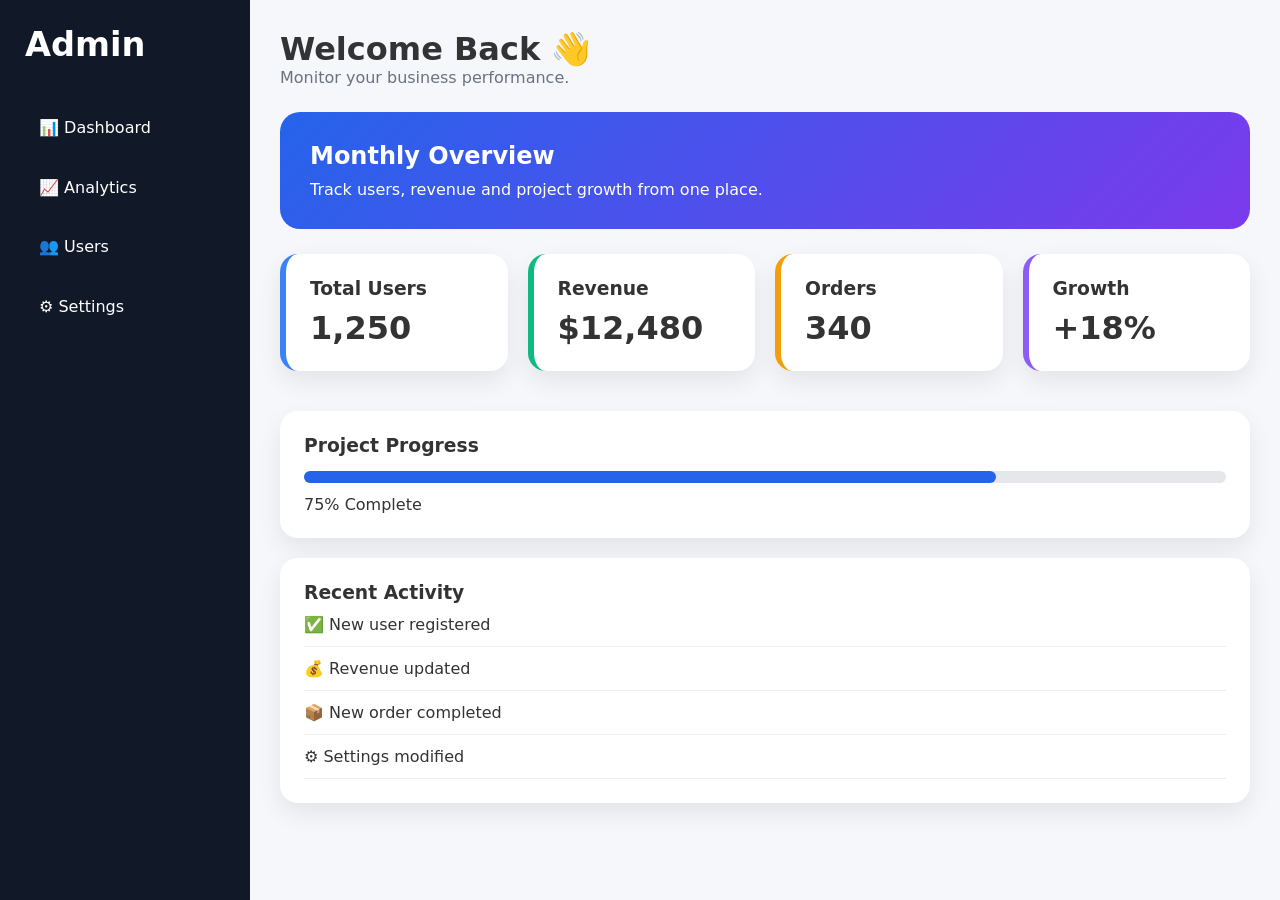
<file: index.html>
<!DOCTYPE html>
<html lang="en">
<head>
    <meta charset="UTF-8">
    <meta name="viewport" content="width=device-width, initial-scale=1.0">
    <title>Admin Dashboard</title>

    <link rel="stylesheet" href="style.css">
</head>
<body>

<div class="dashboard">

    <aside class="sidebar">

        <div class="logo">
            <h2>Admin</h2>
        </div>

        <nav class="menu">
            <a href="#dashboard">📊 Dashboard</a>
            <a href="#analytics">📈 Analytics</a>
            <a href="#users">👥 Users</a>
            <a href="#settings">⚙️ Settings</a>
            

        </nav>

    </aside>

    <main class="main">

        <!-- DASHBOARD -->
        <section id="dashboard" class="page">

            <header class="topbar">
                <div>
                    <h1>Welcome Back 👋</h1>
                    <p>Monitor your business performance.</p>
                </div>
            </header>

            <section class="hero">
                <h2>Monthly Overview</h2>
                <p>
                    Track users, revenue and project growth from one place.
                </p>
            </section>

            <div class="widgets">

                <div class="card users">
                    <h3>Total Users</h3>
                    <p class="stat">1,250</p>
                </div>

                <div class="card revenue">
                    <h3>Revenue</h3>
                    <p class="stat">$12,480</p>
                </div>

                <div class="card orders">
                    <h3>Orders</h3>
                    <p class="stat">340</p>
                </div>

                <div class="card growth">
                    <h3>Growth</h3>
                    <p class="stat">+18%</p>
                </div>

            </div>

            <div class="card">
                <h3>Project Progress</h3>

                <div class="progress">
                    <div class="progress-bar"></div>
                </div>

                <p class="progress-text">75% Complete</p>
            </div>

            <div class="card">
                <h3>Recent Activity</h3>

                <ul class="activity">
                    <li>✅ New user registered</li>
                    <li>💰 Revenue updated</li>
                    <li>📦 New order completed</li>
                    <li>⚙️ Settings modified</li>
                </ul>
            </div>

        </section>

        <!-- ANALYTICS -->
        <section id="analytics" class="page">

            <h1>Analytics</h1>

            <div class="card">
                <h3>Performance Report</h3>
                <p>
                    Website traffic increased by 15% this month.
                </p>
            </div>

            <div class="widgets">

                <div class="card">
                    <h3>Visitors</h3>
                    <p class="stat">8,540</p>
                </div>

                <div class="card">
                    <h3>Bounce Rate</h3>
                    <p class="stat">32%</p>
                </div>

            </div>

        </section>

        <!-- USERS -->
        <section id="users" class="page">

            <h1>Users</h1>

            <div class="card">

                <h3>User List</h3>

                <table>
                    <tr>
                        <th>Name</th>
                        <th>Role</th>
                    </tr>

                    <tr>
                        <td>John Doe</td>
                        <td>Admin</td>
                    </tr>

                    <tr>
                        <td>Sarah Smith</td>
                        <td>User</td>
                    </tr>

                    <tr>
                        <td>Michael Brown</td>
                        <td>Editor</td>
                    </tr>

                </table>

            </div>

        </section>

        <!-- SETTINGS -->
        <section id="settings" class="page">

            <h1>Settings</h1>

            <div class="card">
                <h3>Account Preferences</h3>

                <p>Email Notifications: Enabled</p>
                <p>Theme: Light Mode</p>
                <p>Language: English</p>
            </div>

        </section>

    </main>

</div>

</body>
</html>
</file>
<file: style.css>
*{
    margin:0;
    padding:0;
    box-sizing:border-box;
}

body{

    font-family:
        system-ui,
        -apple-system,
        BlinkMacSystemFont,
        "Segoe UI",
        sans-serif;

    background:#f5f7fb;
    color:#333;
}

/* Layout */

.dashboard{
    display:grid;
    grid-template-columns:250px 1fr;
    min-height:100vh;
}

/* Sidebar */

.sidebar{
    background:#111827;
    padding:25px;
    color:white;
}

.logo{
    margin-bottom:40px;
}

.logo h2{
    font-size:2.1rem;
}

.menu{
    display:flex;
    flex-direction:column;
    gap:12.5px;
}

.menu a{
    color:white;
    text-decoration:none;
    padding:14px;
    border-radius:12px;
    transition:.3s;
}

.menu a:hover{
    background:#374151;
}

/* Main */

.main{
    padding:30px;
}

/* Page Switching */

.page{
    display:none;
}

.page:target{
    display:block;
}

body:not(:has(.page:target)) #dashboard{
    display:block;
}

/* Header */

.topbar{
    margin-bottom:25px;
}

.topbar h1{
    font-size:2rem;
}

.topbar p{
    color:#6b7280;
}

/* Hero */

.hero{
    background:linear-gradient(
        135deg,
        #2563eb,
        #7c3aed
    );
    color:white;
    padding:30px;
    border-radius:20px;
    margin-bottom:25px;
}

.hero h2{
    margin-bottom:10px;
}

/* Widgets */

.widgets{
    display:grid;
    grid-template-columns:
    repeat(auto-fit,minmax(220px,1fr));
    gap:20px;
    margin-bottom:20px;
}

/* Cards */

.card{
    background:white;
    padding:24px;
    border-radius:18px;
    box-shadow:0 10px 25px rgba(0,0,0,.08);
    margin-bottom:20px;
    transition:.3s;
}

.card:hover{
    transform:translateY(-4px);
}

.stat{
    font-size:2rem;
    font-weight:600;
    margin-top:10px;
}

/* Colored Cards */

.users{
    border-left:6px solid #3b82f6;
}

.revenue{
    border-left:6px solid #10b981;
}

.orders{
    border-left:6px solid #f59e0b;
}

.growth{
    border-left:6px solid #8b5cf6;
}

/* Progress */

.progress{
    width:100%;
    height:12px;
    background:#e5e7eb;
    border-radius:50px;
    margin-top:15px;
}

.progress-bar{
    width:75%;
    height:100%;
    background:#2563eb;
    border-radius:50px;
}

.progress-text{
    margin-top:12px;
}

/* Activity */

.activity{
    list-style:none;
}

.activity li{
    padding:12px 0;
    border-bottom:1px solid #eee;
}

/* Table */

table{
    width:100%;
    border-collapse:collapse;
    margin-top:15px;
}

th,
td{
    text-align:left;
    padding:12px;
    border-bottom:1px solid #e5e7eb;
}

th{
    background:#f8fafc;
}

/* Mobile */

@media(max-width:768px){

    .dashboard{
        grid-template-columns:1fr;
    }

    .sidebar{
        padding:15px;
    }

    .menu{
        flex-direction:row;
        flex-wrap:wrap;
    }

    .main{
        padding:20px;
    }

}
</file>
<file: dashboard/style.css>
*{
    margin:0;
    padding:0;
    box-sizing:border-box;
}

body{

    font-family:
        system-ui,
        -apple-system,
        BlinkMacSystemFont,
        "Segoe UI",
        sans-serif;

    background:#f5f7fb;
    color:#333;
}

/* Layout */

.dashboard{
    display:grid;
    grid-template-columns:250px 1fr;
    min-height:100vh;
}

/* Sidebar */

.sidebar{
    background:#111827;
    padding:25px;
    color:white;
}

.logo{
    margin-bottom:40px;
}

.logo h2{
    font-size:2.1rem;
}

.menu{
    display:flex;
    flex-direction:column;
    gap:12.5px;
}

.menu a{
    color:white;
    text-decoration:none;
    padding:14px;
    border-radius:12px;
    transition:.3s;
}

.menu a:hover{
    background:#374151;
}

/* Main */

.main{
    padding:30px;
}

/* Page Switching */

.page{
    display:none;
}

.page:target{
    display:block;
}

body:not(:has(.page:target)) #dashboard{
    display:block;
}

/* Header */

.topbar{
    margin-bottom:25px;
}

.topbar h1{
    font-size:2rem;
}

.topbar p{
    color:#6b7280;
}

/* Hero */

.hero{
    background:linear-gradient(
        135deg,
        #2563eb,
        #7c3aed
    );
    color:white;
    padding:30px;
    border-radius:20px;
    margin-bottom:25px;
}

.hero h2{
    margin-bottom:10px;
}

/* Widgets */

.widgets{
    display:grid;
    grid-template-columns:
    repeat(auto-fit,minmax(220px,1fr));
    gap:20px;
    margin-bottom:20px;
}

/* Cards */

.card{
    background:white;
    padding:24px;
    border-radius:18px;
    box-shadow:0 10px 25px rgba(0,0,0,.08);
    margin-bottom:20px;
    transition:.3s;
}

.card:hover{
    transform:translateY(-4px);
}

.stat{
    font-size:2rem;
    font-weight:600;
    margin-top:10px;
}

/* Colored Cards */

.users{
    border-left:6px solid #3b82f6;
}

.revenue{
    border-left:6px solid #10b981;
}

.orders{
    border-left:6px solid #f59e0b;
}

.growth{
    border-left:6px solid #8b5cf6;
}

/* Progress */

.progress{
    width:100%;
    height:12px;
    background:#e5e7eb;
    border-radius:50px;
    margin-top:15px;
}

.progress-bar{
    width:75%;
    height:100%;
    background:#2563eb;
    border-radius:50px;
}

.progress-text{
    margin-top:12px;
}

/* Activity */

.activity{
    list-style:none;
}

.activity li{
    padding:12px 0;
    border-bottom:1px solid #eee;
}

/* Table */

table{
    width:100%;
    border-collapse:collapse;
    margin-top:15px;
}

th,
td{
    text-align:left;
    padding:12px;
    border-bottom:1px solid #e5e7eb;
}

th{
    background:#f8fafc;
}

/* Mobile */

@media(max-width:768px){

    .dashboard{
        grid-template-columns:1fr;
    }

    .sidebar{
        padding:15px;
    }

    .menu{
        flex-direction:row;
        flex-wrap:wrap;
    }

    .main{
        padding:20px;
    }

}
</file>
